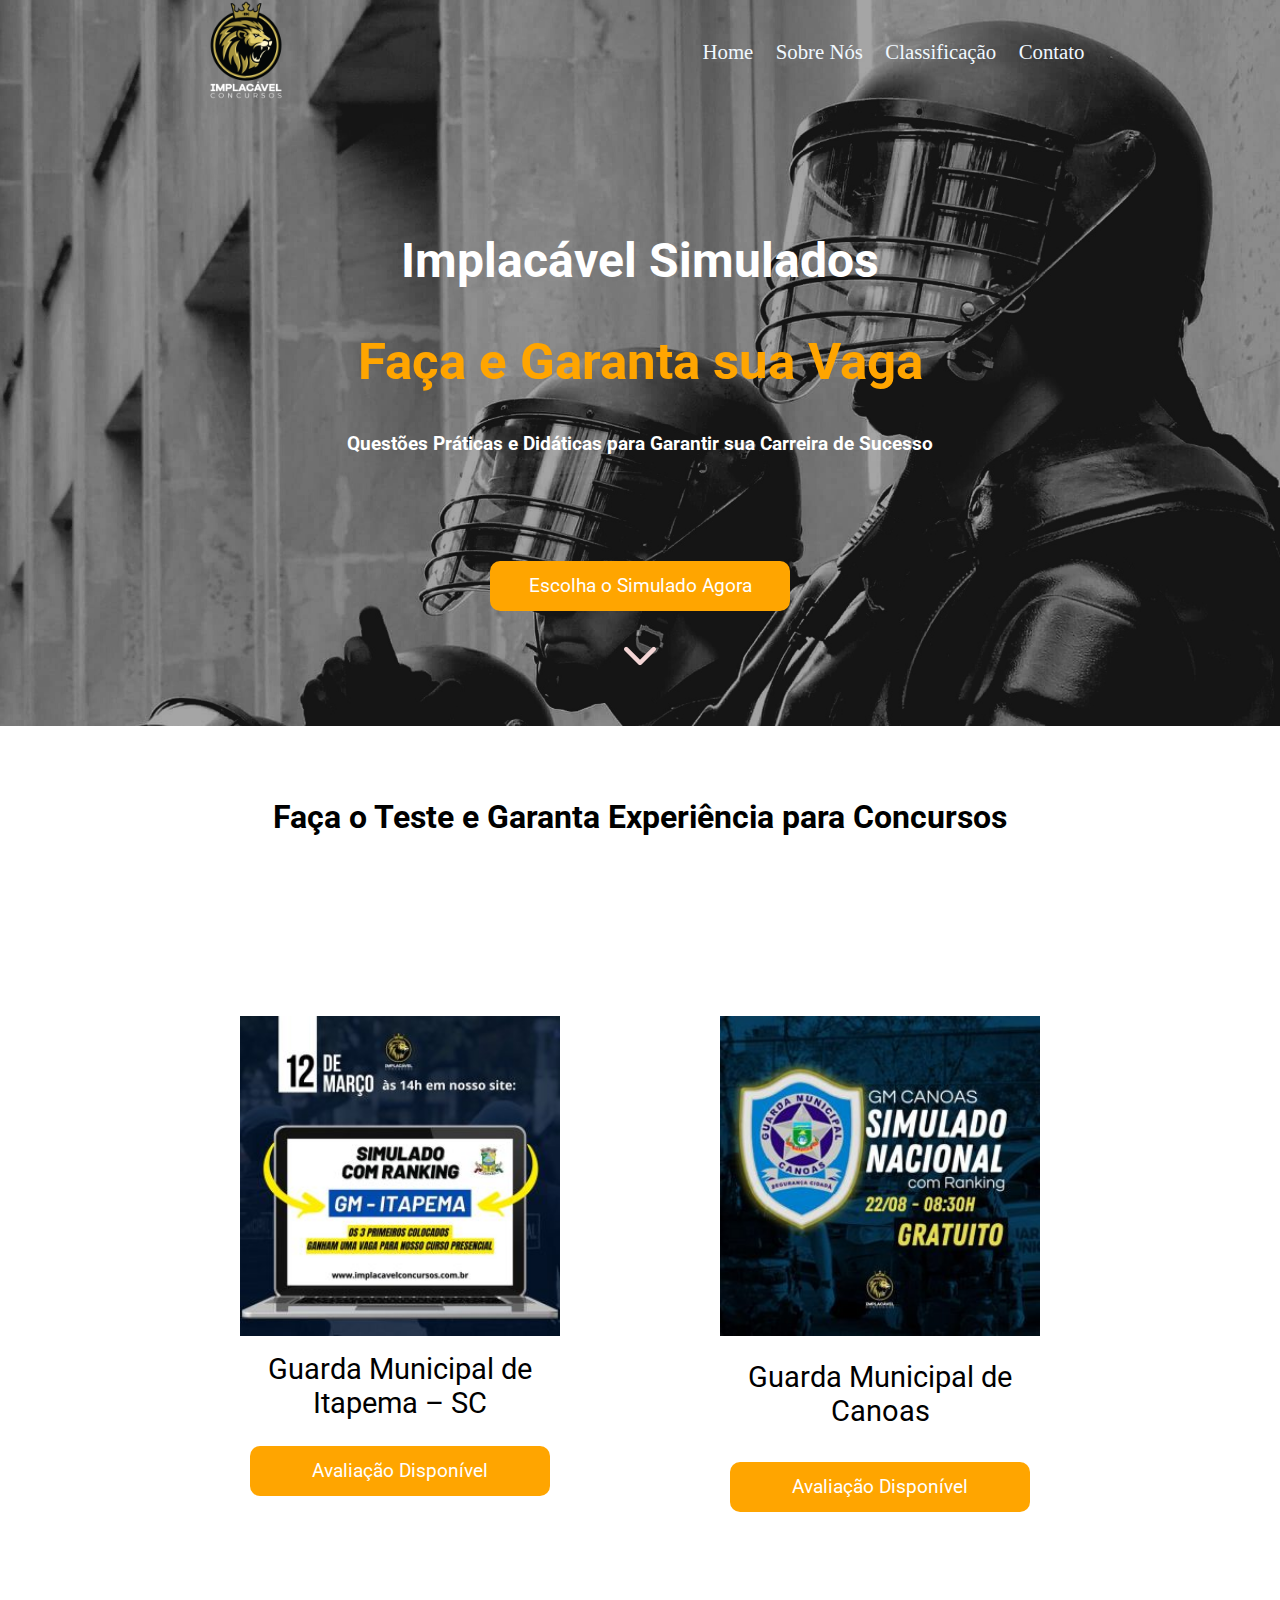
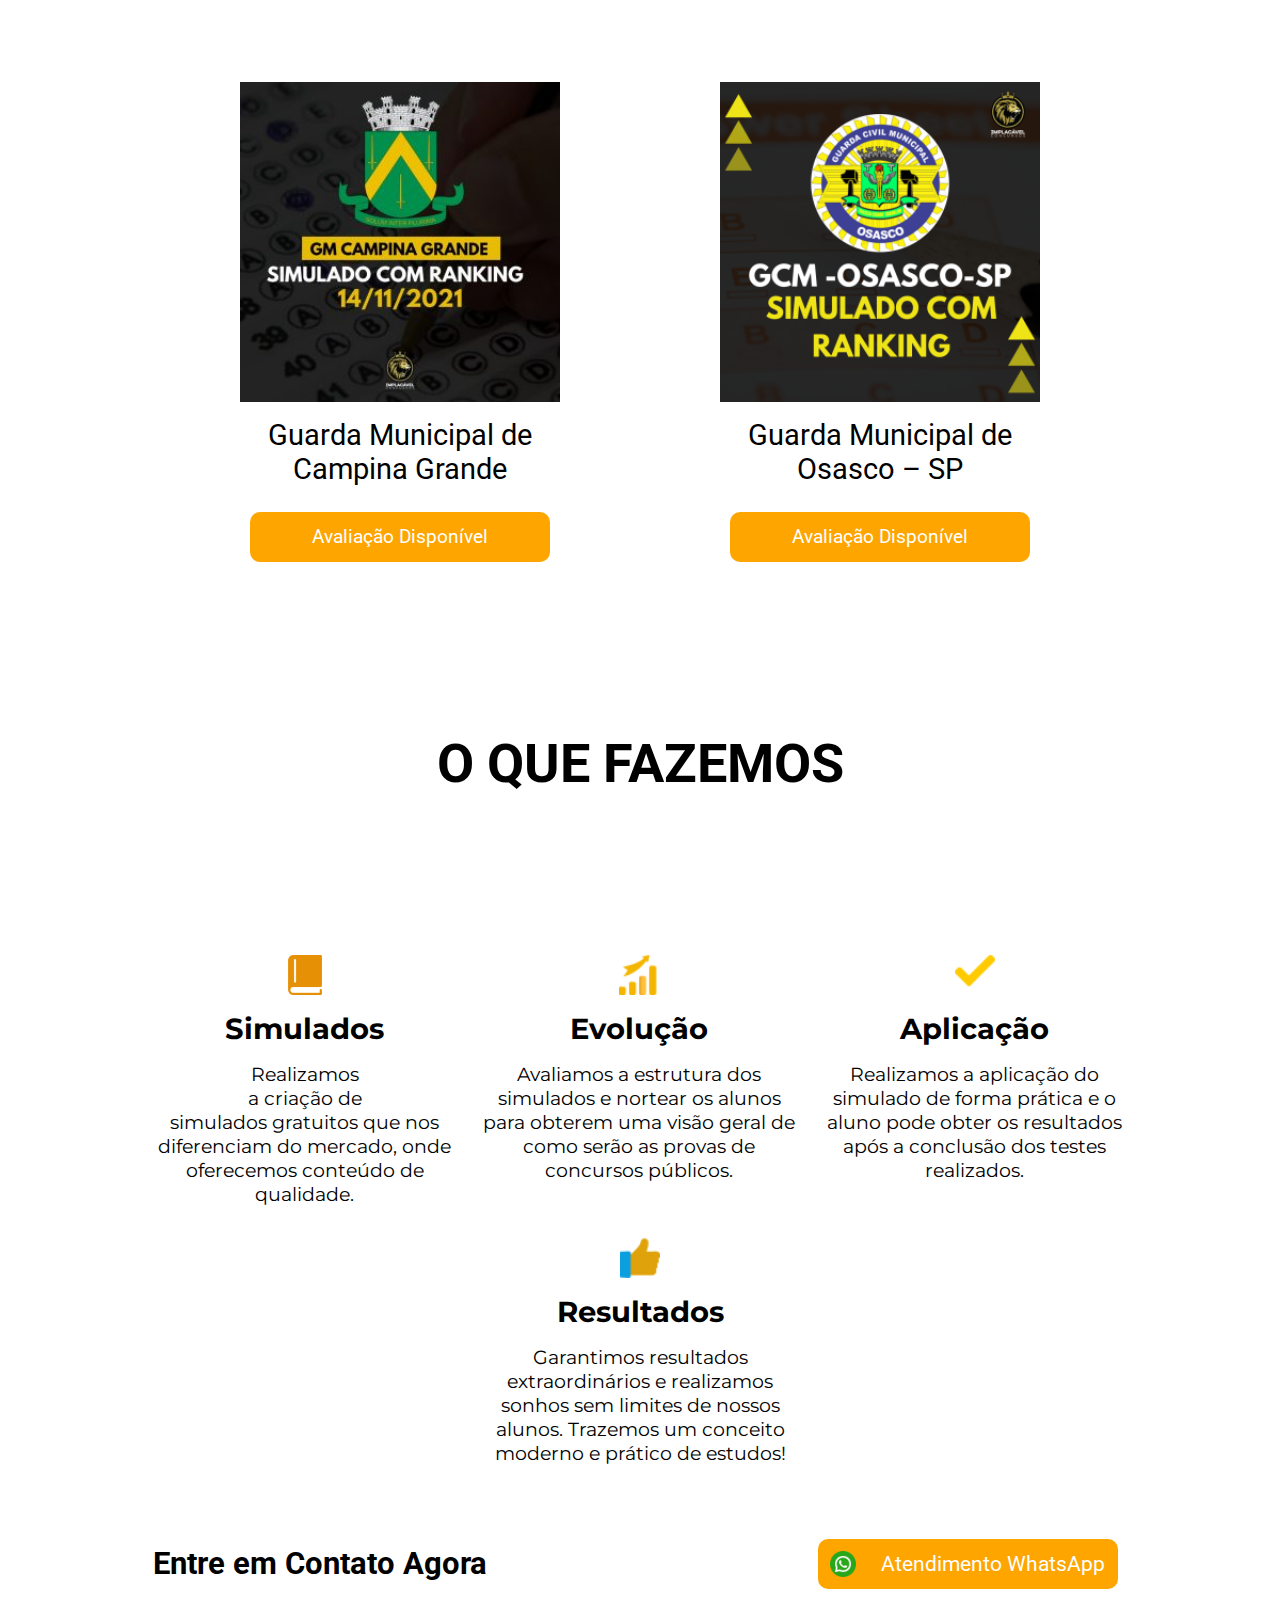
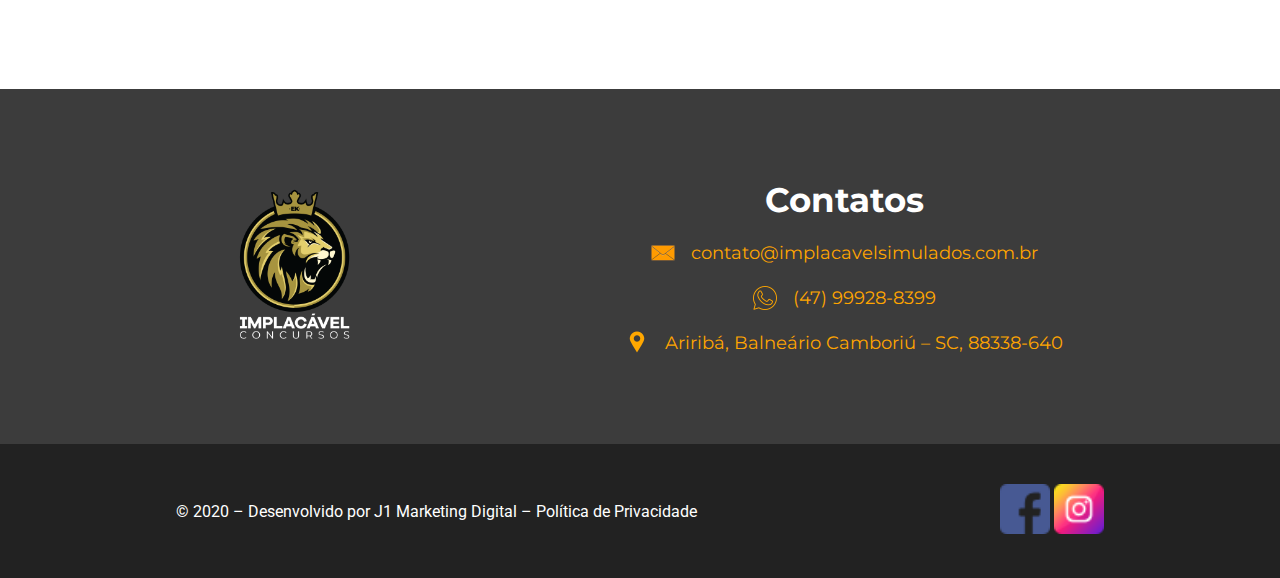
<file: home/index.html>
<!DOCTYPE html>
<html lang="en">
<head>
    <meta charset="UTF-8">
    <meta http-equiv="X-UA-Compatible" content="IE=edge">
    <meta name="viewport" content="width=device-width, initial-scale=1.0">
    <link rel="shortcut icon" href="src/menu.png" type="image/x-icon">
    <title>home</title>
    <link rel="stylesheet" href="style.css">

</head>
<body>
    <header id="INICIO">
        <div id="navegacao">
            <a href="#INICIO"> <img src="src/menu.png" alt="logo" width="100px" id="logo"></a>
            <nav id="nav">
                <div class="mobile-menu">
                    <div class="line1"></div>
                    <div class="line2"></div>
                    <div class="line3"></div>
        
                </div>
                <ul id="menu">
                    <li><a href="#INICIO">Home</a></li>
                    <li><a href="/home/sobre nos/index.html">Sobre Nós</a></li>
                    <li><a href="/home/class/index.html">Classificação</a></li>
                    <li><a href="/home/contato/index.html">Contato</a></li>
                </ul>
            </nav>
            
        </div>
        <div id="Home">
            <div id="home-texto">
                  <h1> Implacável Simulados</h1>
            </div>
            <div id="home-texto1">
                <h1>Faça e Garanta sua Vaga</h1>
            </div>
            <div id="home-texto2">
                <h3>Questões Práticas e Didáticas para Garantir sua Carreira de Sucesso</h3>
            </div>
            <div id="botao-home">
             <a href="#Simulados"> <input id="botao" type="button" value="Escolha o Simulado Agora"></a>
                <img src="src/seta.png" alt="seta">
            </div>
        </div>


    </header>
    <main class="meio">
        <h1 id="texto-meio">Faça o Teste e Garanta Experiência para Concursos</h1>

        
    </main>

    <main id="Simulados">
        
        <div id="itapema">
            <img src="src/GM-ITAPEMA.jpeg" alt="itapema-simulado">
            <p>Guarda Municipal de <br> Itapema – SC</p>
           <a href="/home/formulario/index.html"> <input type="button" value="Avaliação Disponível"> </a> 
        </div>

        <div id="Canoas">
            <img src="src/CANOAS.jpeg" alt="simulado-canoas-sc">
            <p>Guarda Municipal de <br> Canoas</p>
           <a href="/home/formulario/index.html" > <input type="button" value="Avaliação Disponível"> </a> 

        </div>
        <div id="simulados-meio">


            <div id="campina-grande">
                <img src="src/campina-grande.jpeg" alt="simulado-campina grande PB">
                <p>Guarda Municipal de <br> Campina Grande</p>
            <a href="/home/formulario/index.html"> <input type="button" value="Avaliação Disponível"> </a>   

            </div>

            <div id="osaso-sp">
                <img src="src/osaso.png" alt="simulado-osaso-SP">
                <p>Guarda Municipal de <br> Osasco – SP</p>
               <a href="/home/formulario/index.html"> <input type="button" value="Avaliação Disponível" id="botao">  </a> 

            </div>

        </div>

        <div id="oque-fazemos">
            <h1>O QUE FAZEMOS</h1>
        </div>
        <div id="objetivos">

            <div id="texto-simulados">
                <img src="icons/livro.png" alt="livro" width="40px" >
                <h2>Simulados</h2>
                <p>Realizamos <br> 
                    a criação de <br> 
                    simulados gratuitos que nos <br> 
                    diferenciam do mercado, onde <br> 
                    oferecemos conteúdo de <br> 
                    qualidade.</p>

            </div>
            <div id="evolucao">
                <img src="icons/aumentar.png" alt="evolucao" width="40px">
                <h2>Evolução</h2>
                <p>Avaliamos a estrutura dos <br> 
                    simulados e nortear os alunos <br> 
                    para obterem uma visão geral de <br> 
                    como serão as provas de <br> 
                    concursos públicos.</p>


            </div>

            <div id="Aplicação" >
                <img src="icons/check.png" alt="Aplicação" width="40px">
                <h2>Aplicação</h2>
                <p>Realizamos a aplicação do <br> 
                     simulado de forma prática e o <br> 
                     aluno pode obter os resultados <br> 
                     após a conclusão dos testes <br> realizados.</p>

            </div>
            <div id="Resultados">
                <img src="icons/gostar.png" alt="resultados" width="40px">
                <h2>Resultados</h2>
                <p>Garantimos resultados <br> 
                    extraordinários e realizamos <br> 
                    sonhos sem limites de nossos <br> alunos. Trazemos um conceito <br> moderno e prático de estudos!</p>

            </div>
            
        </div>
    </main>
    <div id="contatos-home">
        <h2>Entre em Contato Agora</h2>
        <div>
            <button>  <img src="icons/whatsapp.png" alt="whatsapp" width="26px"> Atendimento WhatsApp</button>        
        </div>

    </div>
    <footer>
     <a href="#INICIO">  <img src="src/menu.png" alt="logo" width="155px"></a>  

        <div class="foorter-contato">

            <h2>Contatos</h2>
           <p>  <img src="icons/carta.png" alt="carta"> contato@implacavelsimulados.com.br</p>
              <p>  <img src="icons/whatsapp-orange.png" alt="whatsapp"> (47) 99928-8399</p>
           <p>  <img src="icons/pino-de-localizacao.png" alt=""> Ariribá, Balneário Camboriú – SC, 88338-640</p>
        </div>

    </footer>
    <div class="Política-de-Privacidade">
        <p>
            &copy; 2020 – Desenvolvido por J1 Marketing Digital – Política de Privacidade
        </p>
        <div class="imagens">

         <a href="">  <img src="icons/facebook.png" alt="facebook" width="50px">  </a>
          <a href="">  <img src="icons/instagram.png" alt="instagram" width="50px"> </a> 
        </div>

    </div>

    <script src="config.js"></script>
</body>
</html>
</file>
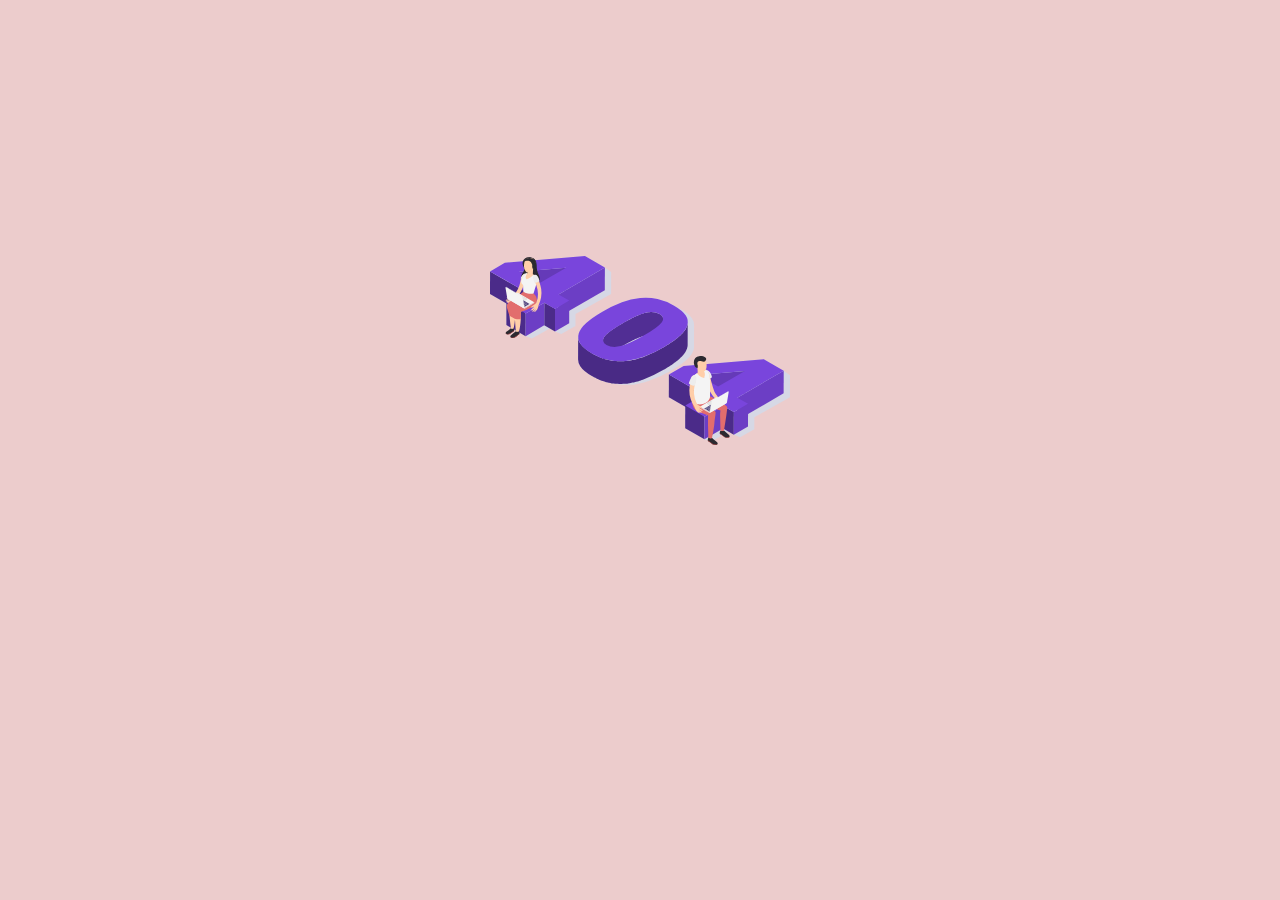
<file: home/class/index.html>
<!DOCTYPE html>
<html lang="en">
<head>
    <meta charset="UTF-8">
    <meta http-equiv="X-UA-Compatible" content="IE=edge">
    <meta name="viewport" content="width=device-width, initial-scale=1.0">
    <title>Classificação</title>
    <link rel="stylesheet" href="style.css">
</head>
<body>
  <!--  <div class="img-1">
        <img src="src/Search_SVG.svg" alt="Search">

    </div> -->

    <div class="img">
        <img src="src/Error_404_SVG.svg" alt="Error_404">
    </div>
    
</body>
</html>
</file>
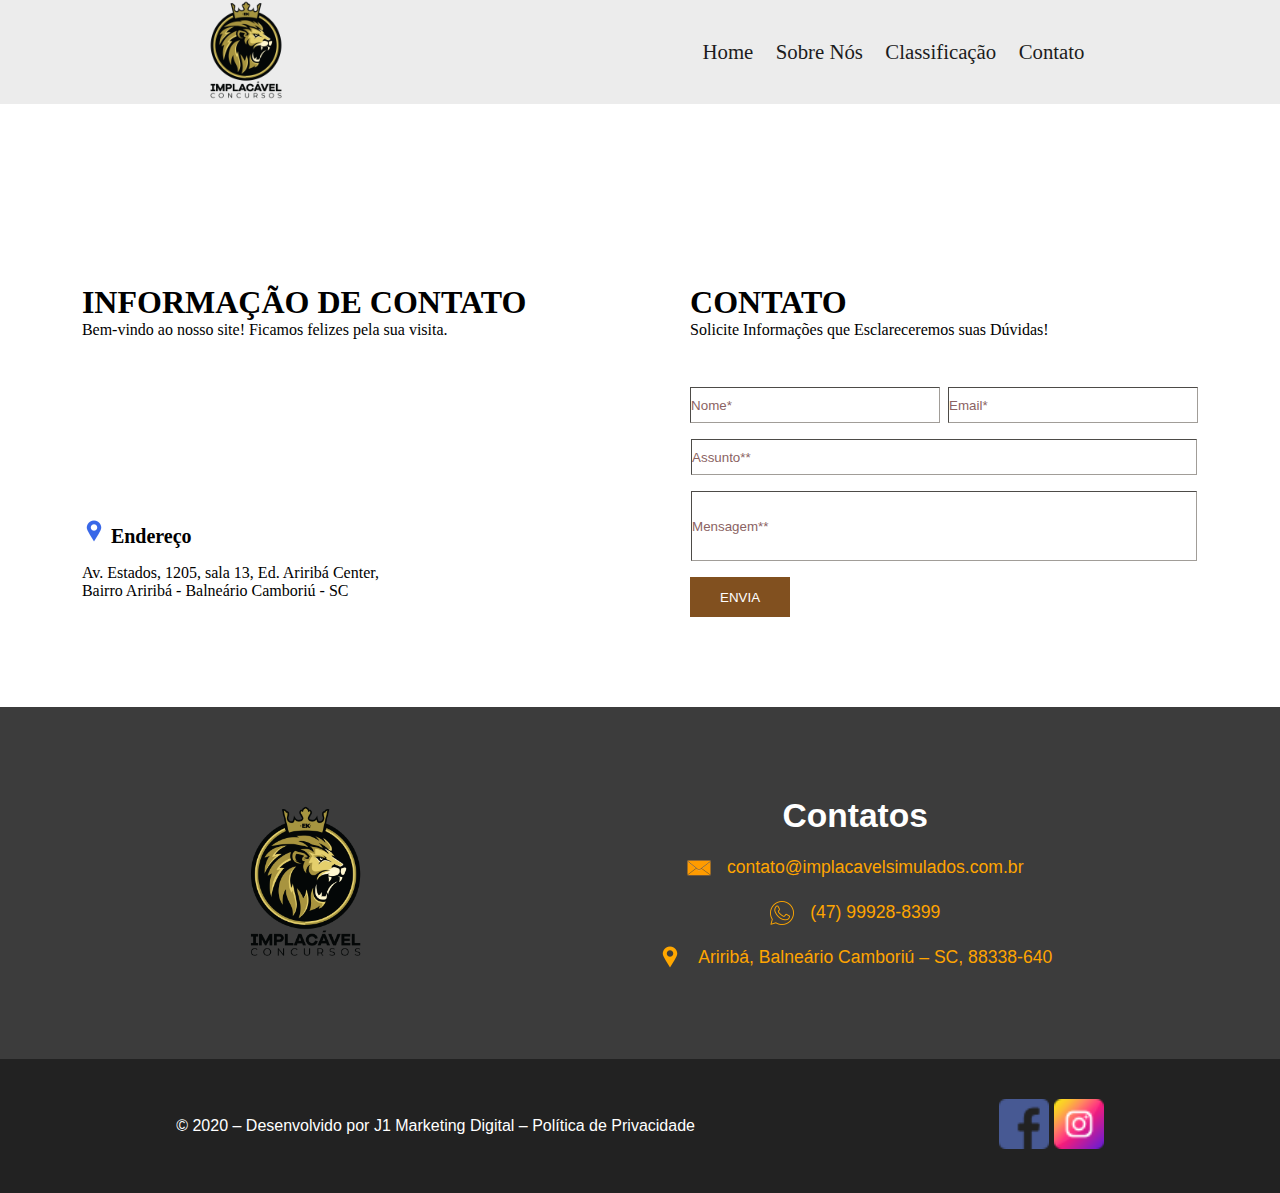
<file: home/contato/index.html>
<!DOCTYPE html>
<html lang="en">
<head>
    <meta charset="UTF-8">
    <meta http-equiv="X-UA-Compatible" content="IE=edge">
    <meta name="viewport" content="width=device-width, initial-scale=1.0">
    <title>Contato</title>
    <link rel="shortcut icon" href="icons/menu.png" type="image/x-icon">
    <link rel="stylesheet" href="style.css">
</head>
<body>
    <header>
        <div id="navegacao">
            <a href=""> <img src="icons/ESCUDO.png" alt="logo" width="100px" id="logo"></a>
              <nav id="nav">
                  <div class="mobile-menu">
                      <div id="line1"></div>
                      <div id="line2"></div>
                      <div id="line3"></div>
                  </div>
                  <ul id="menu">
                      <li><a href="/home/index.html">Home</a></li>
                      <li><a href="/home/sobre nos/index.html">Sobre Nós</a></li>
                      <li><a href="/home/class/index.html">Classificação</a></li>
                      <li><a href="/home/contato/index.html">Contato</a></li>
                  </ul>
              </nav>
              
          </div>
    </header>    
    <main>
        <div class="info">
            <h1 id="h11">
                INFORMAÇÃO DE CONTATO
            </h1>
            <p>Bem-vindo ao nosso site! Ficamos felizes pela sua visita.</p>
            <div id="endereço">
            <h2>   <img src="icons/pino-de-localizacao (1).png" alt="Endereço">  Endereço</h2>
                <p>Av. Estados, 1205, sala 13, Ed. Ariribá Center, <br>
                    Bairro Ariribá - Balneário Camboriú - SC</p>
            </div>
        </div>
        <div class="contato">

            <div id="textto-contato">
            <h1>CONTATO</h1>
            <p>Solicite Informações que Esclareceremos suas Dúvidas!</p>
            </div>
            <form action=" " method="post"> 
            <div class="form">
                
                <div class="input-1">

                    <input type="text" name="nome" id="nome" placeholder="Nome*" required>
                    <input type="email" name="email" id="email" placeholder="Email*" required>
                </div>


                    <input type="text" name="assunto" id="assunto" placeholder="Assunto**">
                    <input type="text" name="mensagem" id="mensagem" placeholder="Mensagem**" >
                </div>
                <div>
                    <input type="submit" value="ENVIA" id="enviar-botao" onclick="enviar()">
                </div>
                </form>

            </div>

    </main>
    <footer>
        <a href="#INICIO">  <img src="icons/ESCUDO.png" alt="logo" width="155px"></a>  
   
           <div class="foorter-contato">
   
               <h2>Contatos</h2>
              <p>  <img src="icons/carta.png" alt="carta"> contato@implacavelsimulados.com.br</p>
                 <p>  <img src="icons/whatsapp-orange.png" alt="whatsapp"> (47) 99928-8399</p>
              <p>  <img src="icons/pino-de-localizacao.png" alt=""> Ariribá, Balneário Camboriú – SC, 88338-640</p>
           </div>
   
       </footer>
       <div class="Política-de-Privacidade">
           <p>
               &copy; 2020 – Desenvolvido por J1 Marketing Digital – Política de Privacidade
           </p>
           <div class="imagens">
   
               <img src="icons/facebook.png" alt="facebook" width="50px">
               <img src="icons/instagram.png" alt="instagram" width="50px">
           </div>
   
       </div>
    <script src="config.js"></script>
</body>
</html>
</file>
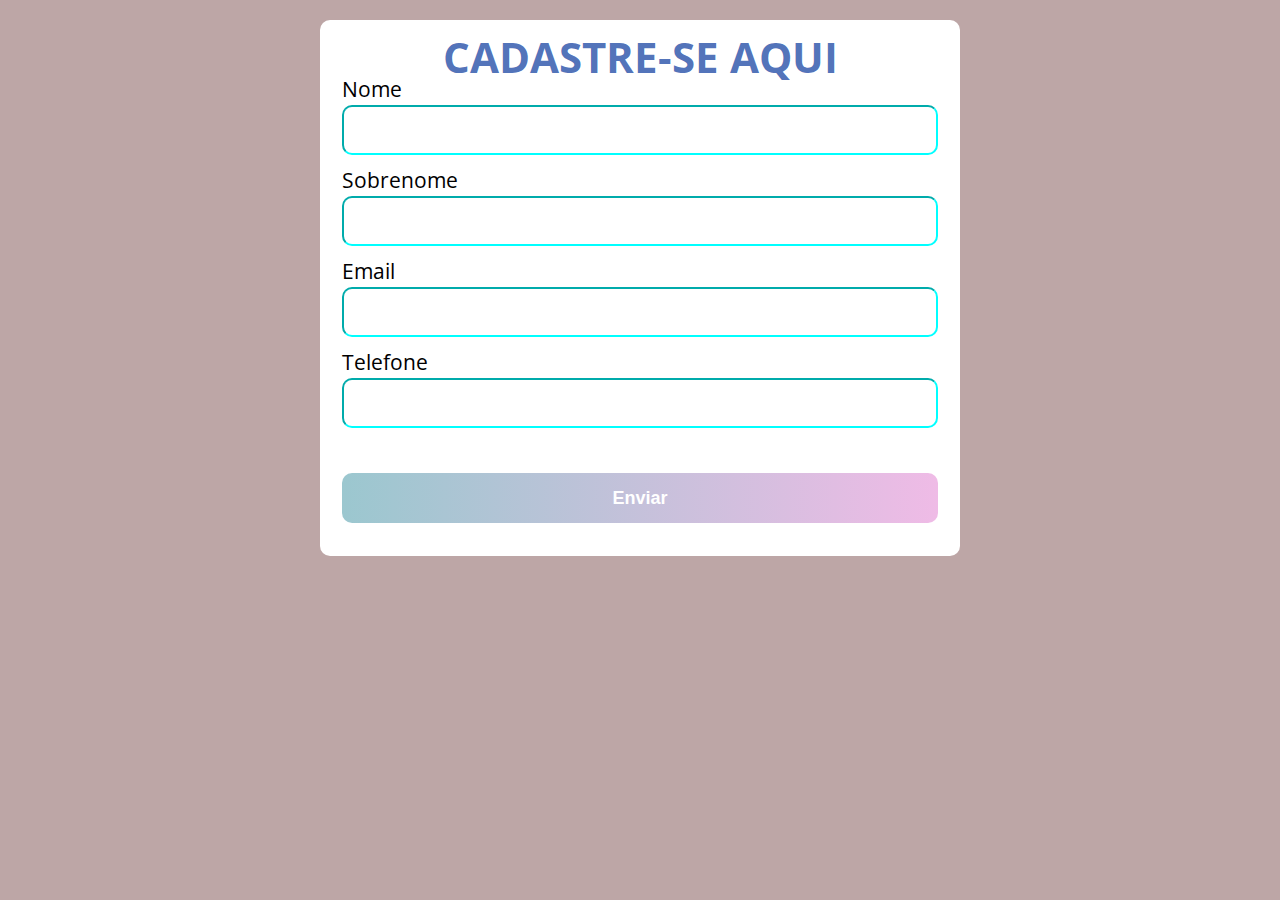
<file: home/formulario/index.html>
<!DOCTYPE html>
<html lang="pt-br">
  <head>
    <meta charset="UTF-8" />
    <meta http-equiv="X-UA-Compatible" content="IE=edge" />
    <meta name="viewport" content="width=device-width, initial-scale=1.0" />
    <title>site de vacina</title>
    <link rel="stylesheet" href="style.css" />
  </head>
  <body>
    <form action=""  method="post"   class="container">
      <h1 class="texto">cadastre-se aqui</h1>

      <div id="formulario">
        <label>Nome</label>
        <input type="text" id="nome" />
        <label>Sobrenome</label>
        <input type="text" id="sobrenome" />
        <label>Email</label>
        <input type="email" id="email" required />
        <label>Telefone</label>
        <input type="tel" id="fone" required />
        <button type="submit" onclick="formulario()">Enviar</button>
      </div>
    </form>

    <script src="config.js"></script>
  </body>
</html>
</file>
<file: home/style.css>
@import url('https://fonts.googleapis.com/css2?family=Roboto:wght@500&display=swap');
@import url('https://fonts.googleapis.com/css2?family=Montserrat:wght@300&family=Roboto:wght@500&display=swap');

*{
    margin: 0;
    padding: 0;
    box-sizing: border-box;
    scroll-behavior: smooth;
}
header{
    background-image: url(src/fundo-home.png);
    background-attachment: fixed;
    background-size: 100%;
    background-repeat: no-repeat;
    background-position: center;
    background-size:cover;
}
#navegacao {
    display: flex;
    gap: 1rem;
    align-items: center;
    justify-content: space-around;

}

a{
    text-decoration: none;
    color: aliceblue;
}
a:hover{
    color: orange;
}
#menu{
    display: flex;
    list-style: none;
    gap: 1.4rem;
    font-size: 1.3rem;
}
#Home{
    display: flex;
    margin-top:10%;
    color: white;
    display: flex;
    flex-direction: column;
    align-items: center;
    gap: 2.6rem;
    font-family: 'Roboto', sans-serif;
    flex-wrap:wrap ;
    word-wrap: normal break-word;
}

#home-texto1{
    font-size: 1.6rem;
    color: orange;
}
#home-texto{
    font-size: 1.5rem;
}
input{
    color: white;
    background: orange;
    border:none;
    width: 300px;
    height: 50px;
    font-size: 1.2rem;
    font-family: 'Roboto', sans-serif;
    border-radius: 10px;
    margin: 10px;
    cursor: pointer;
}
button{
    color: white;
    background: orange;
    border:none;
    width: 300px;
    height: 50px;
    font-size: 1.3rem;
    font-family: 'Roboto', sans-serif;
    border-radius: 10px;
    margin: 10px;
    cursor: pointer;
    display: flex;
    align-items: center;
    justify-content: space-around;

}
#botao-home{
    display: flex;
    flex-direction: column;
    width: 32px;
    align-items: center;
    gap: 1.2rem;
    padding: 6vh;
}

#texto-meio{
    margin-top: 8vh;
    font-family: 'Roboto', sans-serif;
    text-align: center;
}
#Simulados {
    margin-top: 20vh;
    font-size: 1.8rem;
    font-family: 'Roboto', sans-serif;
    display: flex;
    flex-wrap: wrap;
    gap: 10rem;
    justify-content: center;
}

#itapema{
    display: flex;
    flex-direction: column;
    gap: 1rem;
    font-family: 'Roboto', sans-serif;
    text-align: center;
}
#simulados-meio{
    display: flex;
    gap: 10rem;
    justify-content: center;
    font-family: 'Roboto', sans-serif;
    font-size: 1.8rem;
    flex-wrap: wrap;

}
#Canoas{
    display: flex;
    flex-direction: column;
    gap: 1.5rem;
    text-align: center;
}
#campina-grande{
    text-align: center;
    display: flex;
    flex-direction: column;
    gap: 1rem;
}
#osaso-sp{
    display: flex;
    flex-direction: column;
    gap: 1rem;
    text-align: center;
}
#objetivos{
    display: flex;
    text-align: center;
    font-family: 'Montserrat', sans-serif;
    font-size: 1.2rem;
    gap: 2rem;
    flex-wrap:wrap;
    justify-content: center;
}
#texto-simulados{
    display: flex;
    flex-direction: column;
    align-items: center;
    gap: 1rem;
}
#evolucao{
    display: flex;
    flex-direction: column;
    align-items: center;
    gap: 1rem;
    flex-wrap: wrap;

}
#Aplicação{

    display: flex;
    flex-direction: column;
    align-items: center;
    gap: 1rem;
    flex-wrap: wrap;

}
#Resultados{

    display: flex;
    flex-direction: column;
    align-items: center;
    gap: 1rem;
    flex-wrap: wrap;

}
#oque-fazemos{
    display: flex;
    font-family: 'Roboto', sans-serif;
    font-size: 1.7rem;
}
#contatos-home{
    margin-top: 4rem;
    justify-content: space-around;
    font-size: 1.3rem;
    display: flex;
    font-family: 'Roboto', sans-serif;
    align-items: center;
    flex-wrap: wrap;
    gap: 1rem;
}


footer{
    color: white;
    margin-top: 10vh;
    background: #1a1a1ad9;
    padding: 10vh;
    display: flex;
    align-items: center;
    justify-content: space-around;
    flex-wrap: wrap;
}
.foorter-contato{
    font-family: 'Montserrat', sans-serif;
    display: flex;
    flex-direction: column;
    text-align: center;
    gap: 1.3rem;
    font-size: 1.4rem;
    flex-wrap: wrap;

}
.foorter-contato  p{
    display: flex;
    align-items: center;
    justify-content: center;
    color: orange;
    font-size: 1.1rem;
    gap: 1rem;
}
.Política-de-Privacidade{
    display: flex;
    align-items: center;
    justify-content: space-around;
    gap: 2rem;
    background: #0a0a0ae6;
    padding: 40px;
    color: white;
    font-family: 'Roboto', sans-serif;
    flex-wrap: wrap;
}
.mobile-menu div{
    width: 32px;
    height: 2px;
    background: #fff;
    margin: 8px;

}
.mobile-menu{
    cursor: pointer;
    display: none;
    position: absolute;
    z-index: 10000;
    top: 3vh;
}
     /* MENU  */

@media screen and (max-width: 999px) {
    body{
        overflow-x:hidden ;
    }
    #menu{
    visibility: hidden;
   position: absolute;
   width: 100%;
   top: 0px;
   right: 0;
   background: #3a3434;
   height:0px;
   transition: .6s;
   overflow-y: hidden;
    }
    .mobile-menu{
        display: block;
        padding: 10px;
    }
    #nav.active #menu{
        height:calc(100vh );
        display: flex;
        flex-direction: column;
        align-items: center;
        justify-content: space-around;
        visibility: visible;
        overflow-y: auto;
    }
    
}

@media screen and (max-width: 600px) {
    body{
        margin: 0;
        padding: 0;
        position: unset;


    }
    header{
        background-attachment: fixed;
        background-size: 100%;
        background-repeat: no-repeat;
        background-position: center;
        background-size:cover;
    }
    
    .mobile-menu{
        margin-left: 40vh;
    }
    #navegacao{
        display: block;
        align-items: center;
        padding: 1.3rem;
    }
    #home-texto{
        display: flex;
        align-items: center;
        font-size: 1.1rem;
        justify-content: center;
        padding: 10px;
        
    }
    #home-texto1{
        display: flex;
        align-items: center;
        font-size: 1rem;
        padding: 10px;
    }
    #home-texto2{
        display: flex;
        align-items: center;
        justify-content: center;
        text-align: center;
        font-size: 1.1rem;
        font-weight:900;
    }
    #oque-fazemos{
        font-size: 1.4rem;
    }
    main{
        padding: 10px;
    }
    .Política-de-Privacidade p{
        text-align: center;
    }
    #botao-home{
        display: flex;
        flex-direction: column;
        width: 40px;
        margin-top: 7vh;
        gap: 1.7rem;
    }
    #logo{
        width: 60px;
    }

}
</file>
<file: home/class/style.css>
body{
    margin: 0;
    padding: 0;
    box-sizing: border-box;
    background: rgb(236, 204, 204);
}
.img{
    width: 300px;
    display: flex;
    flex-wrap: wrap;
    margin: auto;
    margin-top: 20%;
    align-items: center;
    justify-content: center;
}
@media screen and (max-width: 900) {
    .img{
        width: 140px;
    }
    
}
</file>
<file: home/contato/style.css>
*{
    margin: 0;
    padding: 0;
    box-sizing: border-box;

}


#navegacao {
    display: flex;
    gap: 1rem;
    align-items: center;
    justify-content: space-around;
    background: #ececec;
    z-index: 200;

}
a{
    text-decoration: none;
    color: rgb(28, 28, 29);
}
a:hover{
    color: orange;
}
#menu{
    display: flex;
    list-style: none;
    gap: 1.4rem;
    font-size: 1.3rem;
}
main{
    margin-top: 20vh;
    display: flex;
    align-items: center;
    justify-content: space-around;
    flex-wrap: wrap;
}

.info{
    margin-bottom: auto;
    display: flex;
    flex-direction: column;
    flex-wrap: wrap;
}
#endereço{
    display: flex;
    flex-direction: column;
    margin-top: 20vh;
    flex-wrap: wrap;
    gap: 1rem;
}
#endereço h2 {
    font-size: 20px;
}

#textto-contato{
    margin-bottom: 3rem ;
}
input{
    width: 250px;
    height: 36px;
    border-color: #a19d98;
    outline: none;
    border-width: 1px;

}
::placeholder{
    color: rgb(139, 99, 99);
}
.form{
    display: flex;
    flex-direction: column;
    flex-wrap: wrap;
    gap: 1rem;
    align-items: center;
    justify-content: center;
}
.input-1{
    display: flex;
    flex-wrap: wrap;
    gap: .5rem;
    align-items: center;
    justify-content: center;
}
#assunto{
    width: 506px;
}
#mensagem{
    width: 506px;
    height: 70px;
}
#enviar-botao{
    position: relative;
    margin-top: 1rem;
    width: 100px;
    height: 40px;
    background-color: 	#81501f;
    color: white;
    border: none;
    cursor: pointer;
}
#enviar-botao:hover{
    background-color: orange;
}


footer{
    color: white;
    margin-top: 10vh;
    background: #1a1a1ad9;
    padding: 10vh;
    display: flex;
    align-items: center;
    justify-content: space-around;
    flex-wrap: wrap;
}
.foorter-contato{
    font-family: 'Montserrat', sans-serif;
    display: flex;
    flex-direction: column;
    text-align: center;
    gap: 1.3rem;
    font-size: 1.4rem;
    flex-wrap: wrap;

}
.foorter-contato  p{
    display: flex;
    align-items: center;
    justify-content: center;
    color: orange;
    font-size: 1.1rem;
    gap: 1rem;
}
.Política-de-Privacidade{
    display: flex;
    align-items: center;
    justify-content: space-around;
    gap: 2rem;
    background: #0a0a0ae6;
    padding: 40px;
    color: white;
    font-family: 'Roboto', sans-serif;
    flex-wrap: wrap;
}

.mobile-menu div{
width: 32px;
height: 2px;
background: rgb(0, 0, 0);
margin: 8px;
}
.mobile-menu{
    display: none;
    position: absolute;
cursor: pointer;
z-index: 10000;
}

/* MENUUUUU */
@media screen and (max-width:940px) {
.mobile-menu{
    display: block;
    padding: 10px;
}
#navegacao{
    background: #fff;
}
a{
    color: white;
}

#menu{
    visibility: hidden;
    position: absolute;
    width: 100%;
    top: 0px;
    right: 0;
    height: 0px;
    transition: .5s;
    background: #3a3434;
}
#nav.active #menu {
    height: calc(100vh);
    display: flex;
    flex-direction: column;
    align-items: center;
    justify-content: space-around;
    visibility: visible;
    overflow-y: auto;

}

    
}

@media screen and (max-width:600px) {
    #navegacao{
        text-align: center;
        align-items: center;
        justify-content: space-around;
    }

    
    .contato{
        margin-top: 8.3rem;
        text-align: center;
        align-items: center;
        justify-content: center;
    }
    #assunto{
        width: 340px;
    }
    #mensagem{
        width: 340px;
    }
    input{
        width: 340px;
    }
    #logo{
        width: 70px;

    }
    .mobile-menu{
        position: absolute;
        top: 0;
    }
    main {
        padding: 20px;
    }
    .info{
        display: flex;
        text-align: center;
        align-items: center;
        justify-content: center;
    }
    #h11{
        font-size: 1.5rem;
        text-align: center;
    }

    .Política-de-Privacidade{
        text-align: center;

    }
     .imagens{ 
         display: flex;
         gap: 1.3rem;
     }
}
</file>
<file: home/formulario/style.css>
@import url("https://fonts.googleapis.com/css?family=Open+Sans:400,700&display=swap");
:root {
    --primary-color-darker: rgba(32, 9, 117, 0.823);
}


body{ 
    background: rgb(189, 166, 166);
    display: flex;
    flex-direction: column;
    flex-wrap: wrap;
    margin: 0%;
    padding: 0;
    font-family: "open sans", sans-serif;
    font-size: 1.3em;
    line-height: 1.5em;
}

*{ 
    margin: 0;
    padding: 0;
    box-sizing: border-box;
    outline: 0;
}
.container{
    max-width: 640px;
    max-height: 150px auto;
    background: white;
    padding: 1.4rem;
    border-radius: 10px;
    margin: auto;
    margin-top: 20px;
}
div input,
div label,
div button{
    width: 100%;
    margin-bottom: 10px;
    border-radius: 10px;
    border-color: aqua;
}
div input{
    font-size: 24px;
    height: 50px;
    padding: 0 20px;
}
div button{
    border: none;
    background: linear-gradient(to right, rgb(155, 199, 207),rgb(239,187,230));
    color: white;
    font-size: 18px;
    font-weight: 700;
    height: 50px;
    cursor:pointer;
    margin-top: 35px;
    border-radius: 10px;
}
div button:hover{
    background: var(--primary-color-darker);
}
.erro-text{
    font-size: 12px;
    color: red;
}
.texto {
    text-align: center;
    text-transform:uppercase;
    color: #103ea0be;
    
}
@media screen and (max-width:800px) {
.container{
    width: 90%;
    height: 70%;
    padding: 5px;
    
}

    
}
</file>
